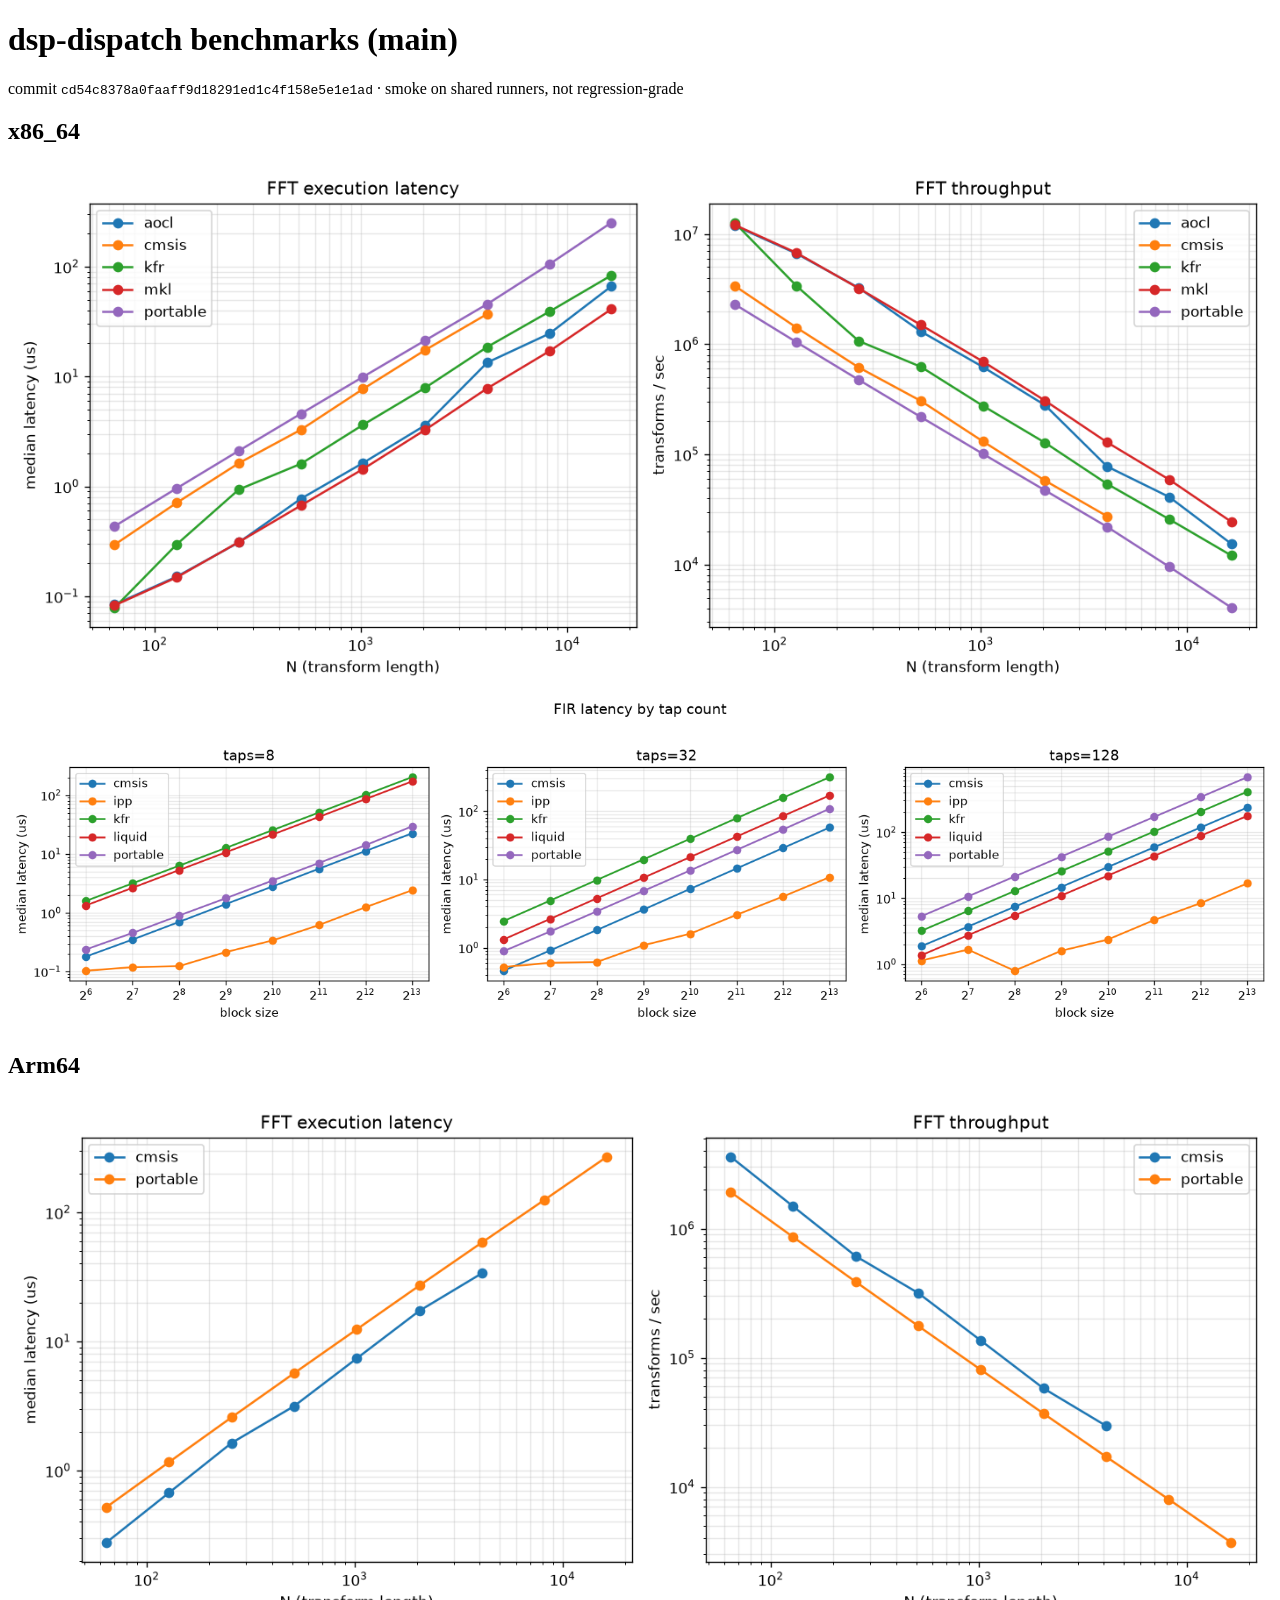
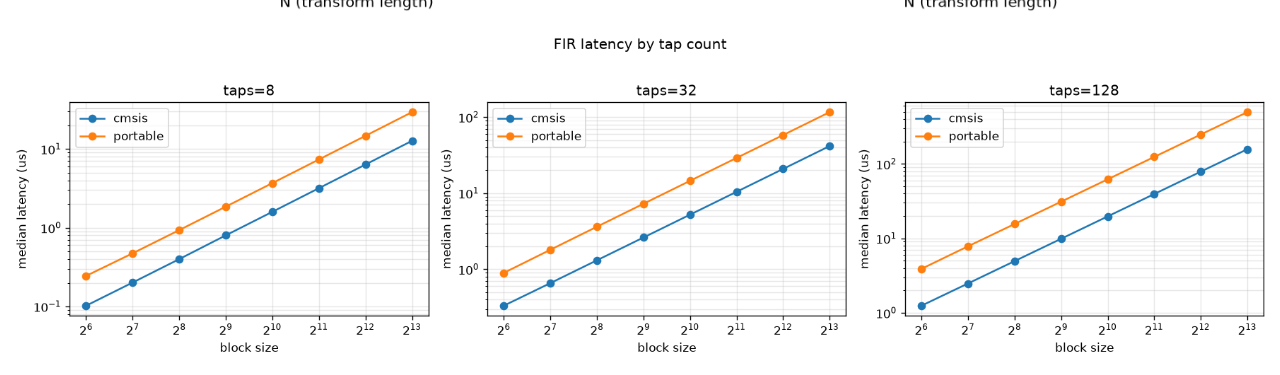
<file: main/index.html>
<!doctype html><meta charset=utf-8>
<title>dsp-dispatch benchmarks — main</title>
<h1>dsp-dispatch benchmarks (main)</h1>
<p>commit <code>cd54c8378a0faaff9d18291ed1c4f158e5e1e1ad</code> · smoke on shared runners, not regression-grade</p>
<h2>x86_64</h2>
<img src="x86/fft_latency.png" alt="x86 fft" style="max-width:100%">
<img src="x86/fir_latency.png" alt="x86 fir" style="max-width:100%">
<h2>Arm64</h2>
<img src="arm/fft_latency.png" alt="arm fft" style="max-width:100%">
<img src="arm/fir_latency.png" alt="arm fir" style="max-width:100%">
</file>
